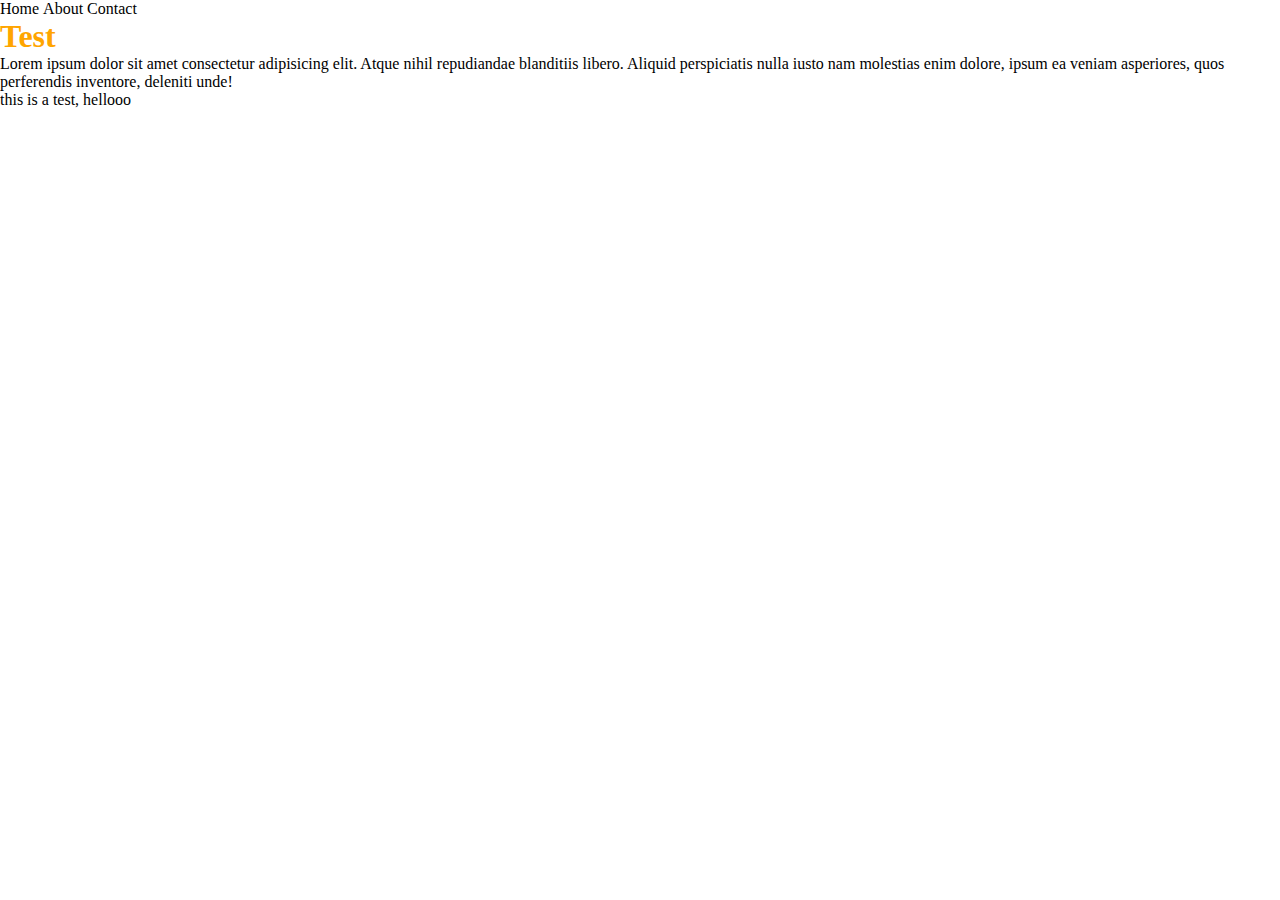
<file: index.html>
<!DOCTYPE html>
<html lang="en">

<head>
    <meta charset="UTF-8">
    <meta name="viewport" content="width=device-width, initial-scale=1.0">
    <title>Document</title>
    <link rel="stylesheet" href="style.css">
</head>

<body>
    <nav class="bar">
        <ul>
            <li>Home</li>
            <li>About</li>
            <li>Contact</li>
        </ul>
    </nav>
    <header>
        <h1>Test</h1>
        <p>Lorem ipsum dolor sit amet consectetur adipisicing elit. Atque nihil repudiandae blanditiis libero. Aliquid
            perspiciatis nulla iusto nam molestias enim dolore, ipsum ea veniam asperiores, quos perferendis inventore,
            deleniti unde!</p>
        <p>this is a test, hellooo

        </p>
    </header>
</body>

</html>
</file>
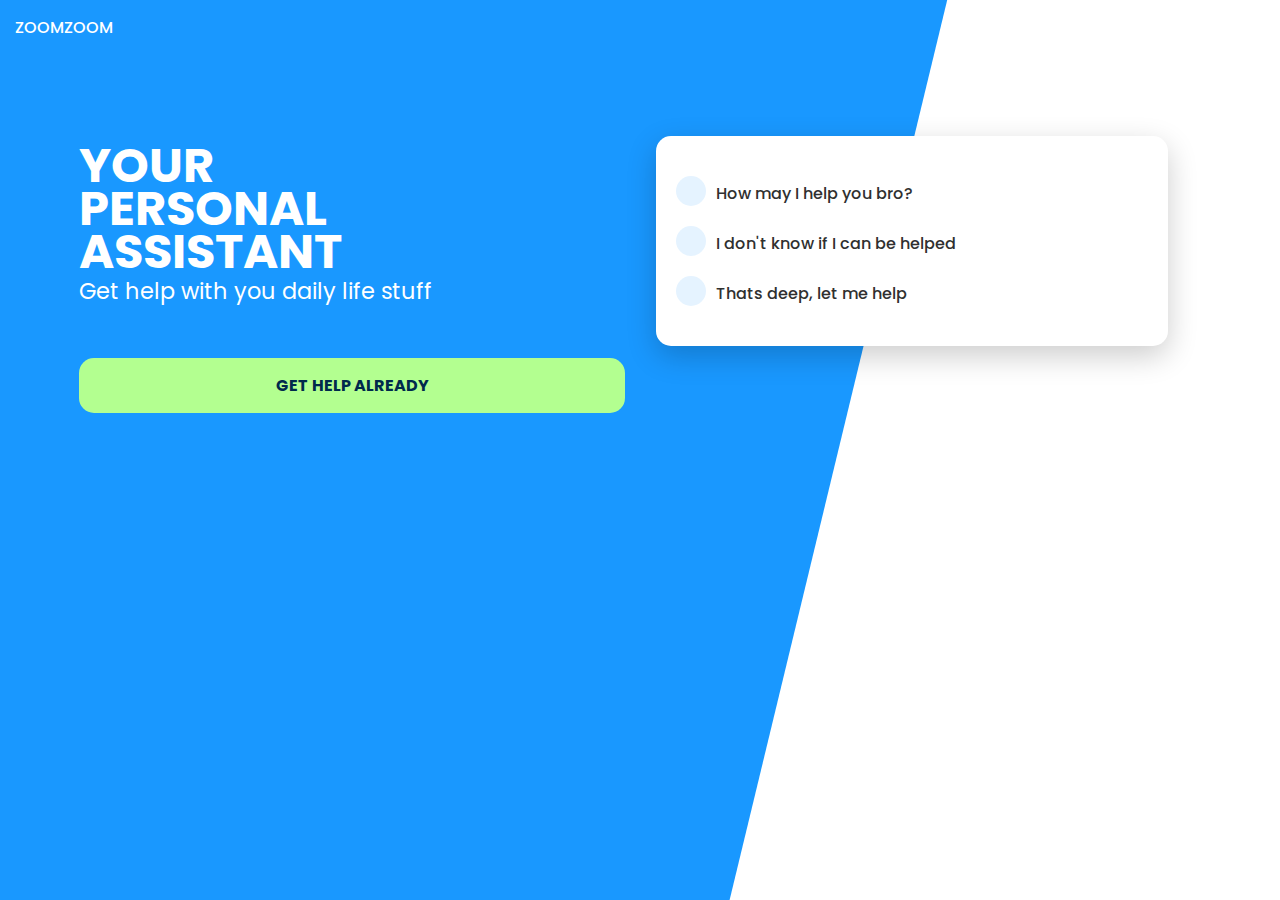
<file: moresass/index.html>
<!DOCTYPE html>
<html lang="en">
<head>
    <meta charset="UTF-8">
    <meta name="viewport" content="width=device-width, initial-scale=1.0">
    <title>Sassy</title>
    <link rel="stylesheet" href="styles/style.css">
    <link rel="preconnect" href="https://fonts.gstatic.com">
<link href="https://fonts.googleapis.com/css2?family=Poppins:ital,wght@0,100;0,200;0,300;0,400;0,500;0,600;0,700;0,800;0,900;1,100;1,200;1,300;1,400;1,500;1,600;1,700;1,800;1,900&display=swap" rel="stylesheet">
</head>
<body>
    
    <div id="bg"></div>

    <header>
        <a href="">ZoomZoom</a>
    </header>

    <main>
        <section id="card">
            <ul>
                <li>
                    <span></span>
                    <strong>How may I help you bro?</strong>
                </li>
                <li>
                    <span></span>
                    <strong>I don't know if I can be helped</strong>
                </li>
                <li>
                    <span></span>
                    <strong>Thats deep, let me help</strong>
                </li>
            </ul>
        </section>
        <section id="primary">
            <h1>Your personal assistant</h1>
            <p>Get help with you daily life stuff</p>

            <a href="">Get help already</a>
        </section>
    </main>

</body>
</html>
</file>
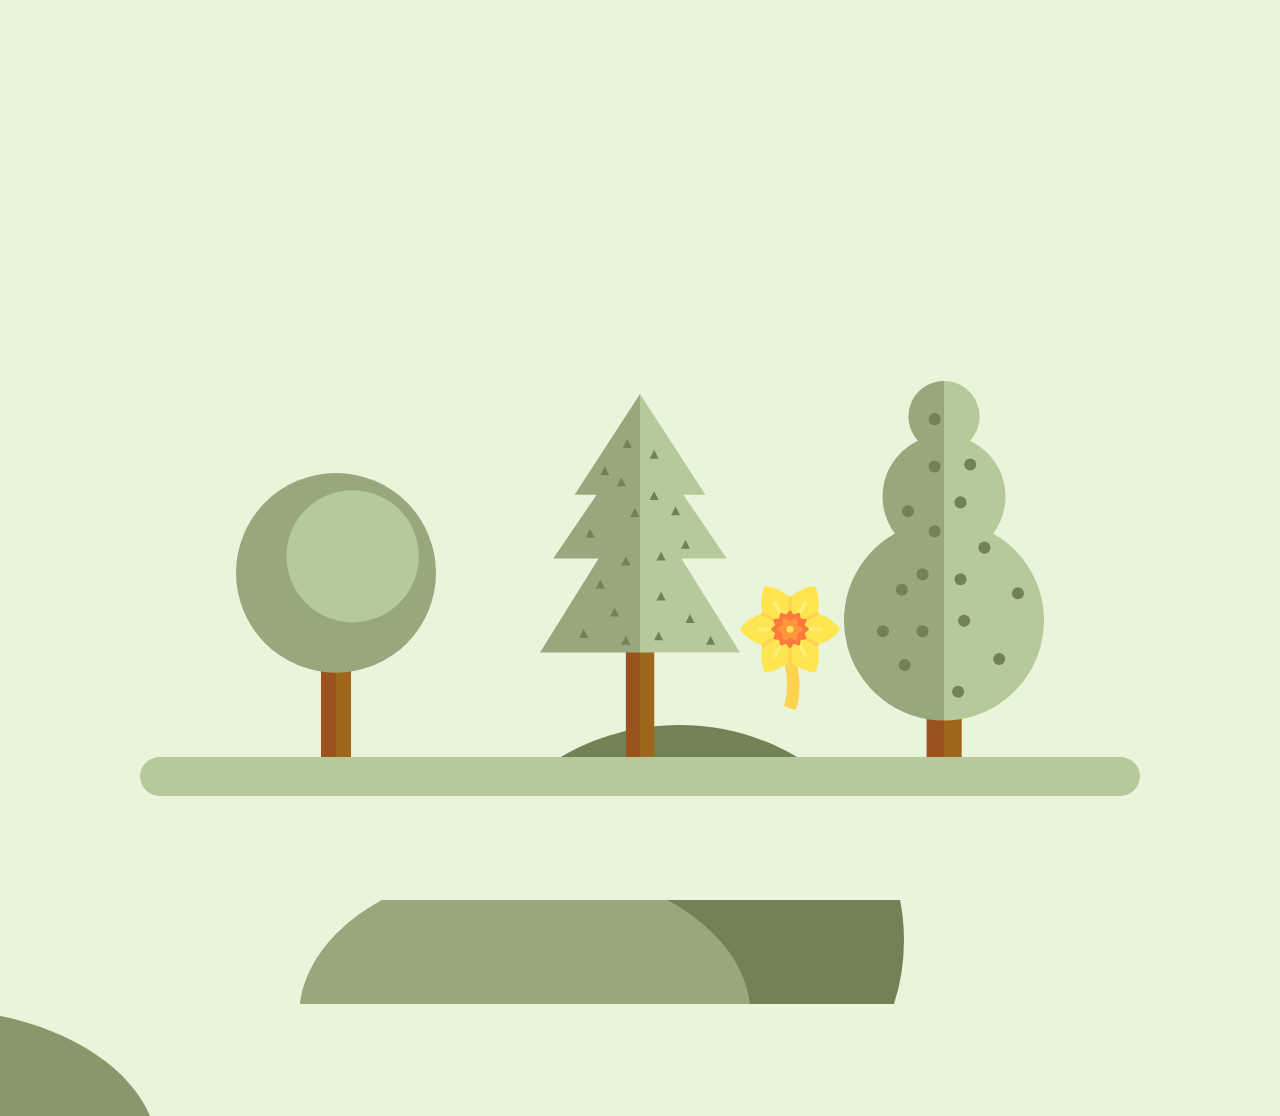
<file: test/index.html>
<!DOCTYPE html>
<html lang="en">

<head>
    <meta charset="UTF-8">
    <meta http-equiv="X-UA-Compatible" content="IE=edge">
    <meta name="viewport" content="width=device-width, initial-scale=1.0">
    <title>Document</title>
    <link rel="stylesheet" href="style.css">
</head>

<body>
    <div class="scene">
        <div class="text">

        </div>
        <div class="assets">
            <div class="clip">

            </div>
            <div class="assets--container">
                <div class="ground">
                    <img src="assets/ground-spring.svg" alt="" id="ground-spring">
                </div>
                <div class="trees">
                    <img src="assets/tree1-spring.svg" alt="" id="tree1-spring">
                    <img src="assets/tree2-spring.svg" alt="" id="tree2-spring">
                    <img src="assets/tree3-spring.svg" alt="" id="tree3-spring">
                </div>
                <div class="hills">
                    <img src="assets/hill1-spring.svg" alt="" id="hill1-spring">
                    <img src="assets/hill2-spring.svg" alt="" id="hill2-spring">
                    <img src="assets/hill3-spring.svg" alt="" id="hill3-spring">
                </div>
                <div class="daffodil">
                    <img src="assets/daffodil.svg" alt="" id="daffodil">
                </div>
            </div>
        </div>
    </div>
</body>

</html>
</file>
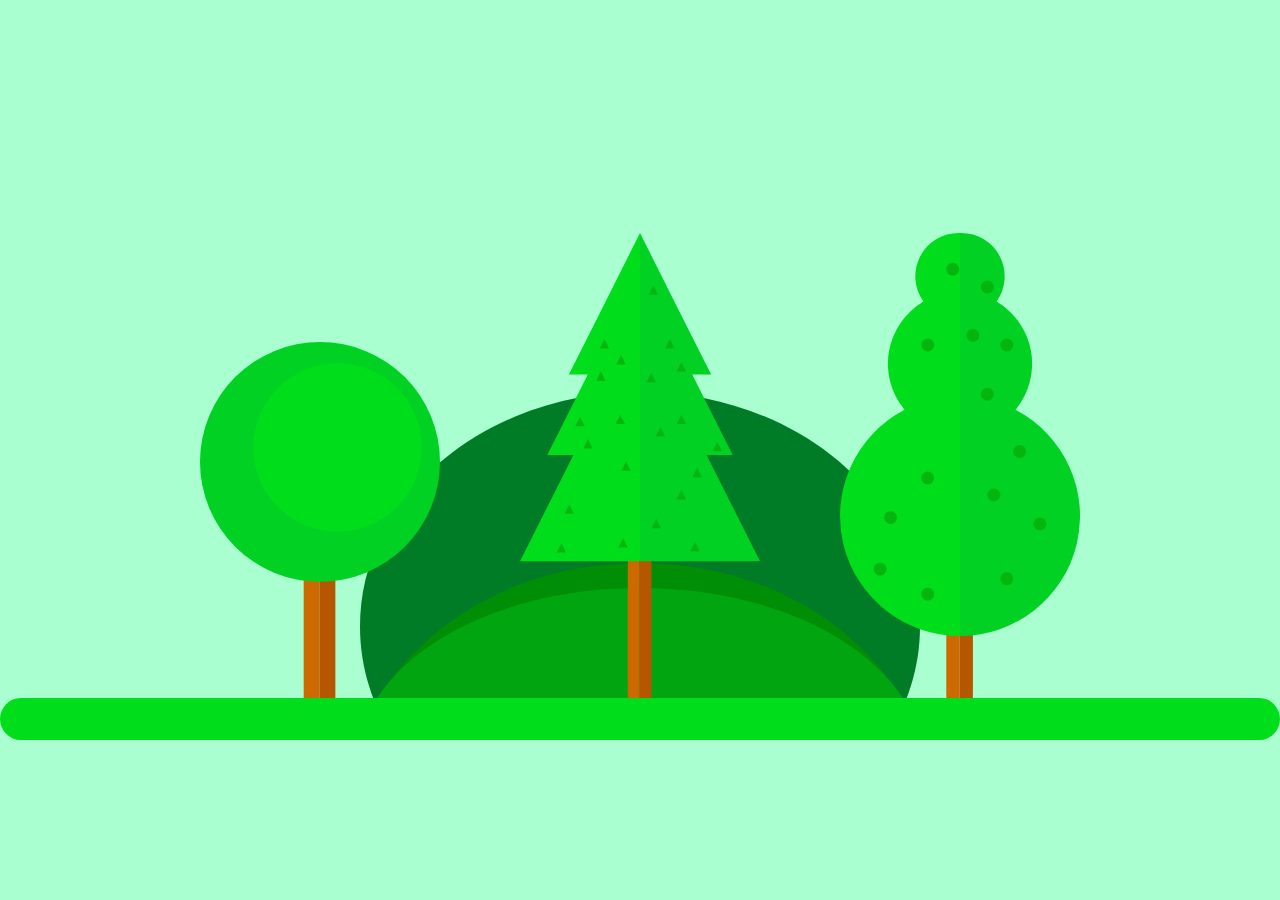
<file: yeey/index.html>
<!DOCTYPE html>
<html lang="en">
<head>
    <meta charset="UTF-8">
    <meta name="viewport" content="width=device-width, initial-scale=1.0">
    <title>test</title>
    <link rel="stylesheet" href="style.css">
</head>
<body>
    <div class="container">
        <div class="hills">
            <img src="assets/hill_1_summer.svg" id="hill_1_summer">
            <img src="assets/hill_2_summer.svg" id="hill_2_summer">
            <img src="assets/hill_3_summer.svg" id="hill_3_summer">
        </div>
        <div class="trees">
            <img src="assets/tree_1_summer.svg" id="tree_1_summer">
            <img src="assets/tree_2_summer.svg" id="tree_2_summer">
            <img src="assets/tree_3_summer.svg" id="tree_3_summer">
        </div>
        <div class="ground">
            <img src="assets/ground_summer.svg" id="ground_summer">
        </div>
        <div class="clippath">
            
        </div>
    </div>
</body>
</html>
</file>
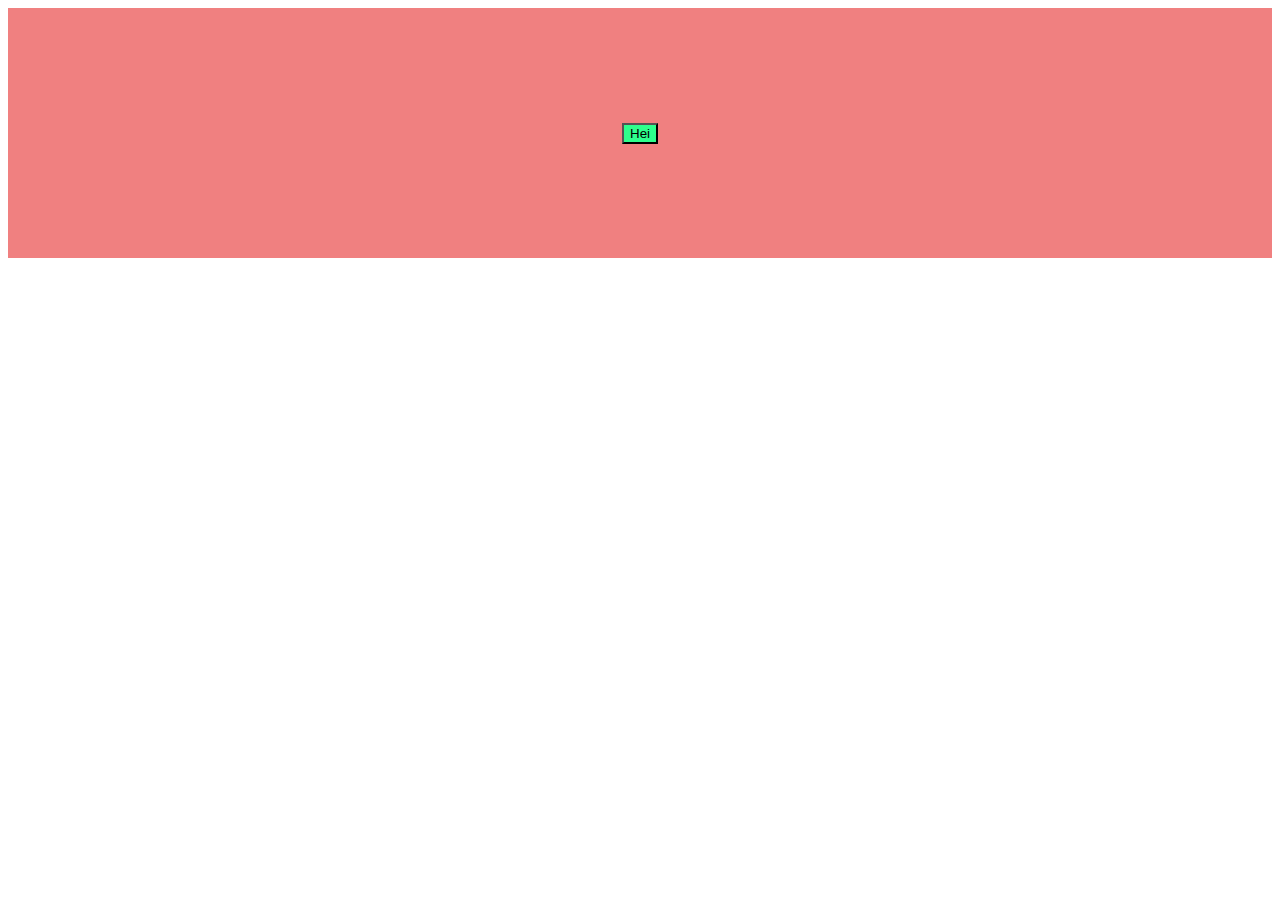
<file: sass/sassy.html>
<!DOCTYPE html>
<html lang="en">
<head>
    <meta charset="UTF-8">
    <meta name="viewport" content="width=device-width, initial-scale=1.0">
    <title>SASS</title>
    <link rel="stylesheet" href="styles/style.css">
</head>
<body>
    
   <header>
       <button>Hei</button>
   </header>

</body>
</html>
</file>
<file: style.css>
* {
    margin: 0;
    padding: 0;
    box-sizing: border-box;
}

header h1 {
    color: orange;
}

.bar ul > li {
    display: inline-block;
    
}
</file>
<file: moresass/styles/style.css>
* {
  margin: 0;
  padding: 0;
  -webkit-box-sizing: border-box;
          box-sizing: border-box;
}

body, html {
  height: 100%;
}

body {
  font-family: 'Poppins', sans-serif;
  color: #303030;
}

body #bg {
  -webkit-clip-path: polygon(100% 0, 100% 78%, 38% 100%, 0 100%, 0 0);
          clip-path: polygon(100% 0, 100% 78%, 38% 100%, 0 100%, 0 0);
  background-color: #1998ff;
  width: 100%;
  height: 100%;
  position: absolute;
  z-index: -1;
}

@media (min-width: 840px) {
  body #bg {
    -webkit-clip-path: polygon(0 0, 74% 0, 57% 100%, 0% 100%);
            clip-path: polygon(0 0, 74% 0, 57% 100%, 0% 100%);
  }
}

body header a {
  color: #ffffff;
  text-decoration: none;
  padding: 15px;
  display: block;
  text-transform: uppercase;
  font-weight: 500;
}

@media (min-width: 840px) {
  main {
    display: -ms-grid;
    display: grid;
    -ms-grid-columns: 50% auto;
        grid-template-columns: 50% auto;
        grid-template-areas: "primary card";
  }
}

main section#card {
  background: #ffffff;
  padding: 20px;
  margin: 1em auto;
  border-radius: 15px;
  -webkit-box-shadow: 0 10px 30px rgba(0, 0, 0, 0.2);
          box-shadow: 0 10px 30px rgba(0, 0, 0, 0.2);
  width: 80%;
}

@media (min-width: 840px) {
  main section#card {
    grid-area: card;
    height: -webkit-fit-content;
    height: -moz-fit-content;
    height: fit-content;
    -ms-flex-item-align: center;
        -ms-grid-row-align: center;
        align-self: center;
    margin: 1em;
  }
}

main ul {
  list-style-type: none;
  margin: 0;
  padding: 0;
}

main ul li {
  margin-top: 20px;
  margin-bottom: 20px;
}

main ul li span {
  position: absolute;
  content: ' ';
  width: 30px;
  height: 30px;
  background-color: #e5f3ff;
  border-radius: 50%;
  margin-right: 10px;
}

main ul li strong {
  display: inline-block;
  margin-left: 40px;
  font-weight: 500;
  margin-top: 5px;
}

main section#primary {
  color: #ffffff;
  padding: 15px;
  text-align: center;
}

@media (min-width: 840px) {
  main section#primary {
    grid-area: primary;
    text-align: left;
    margin: 4em 0 0 4em;
  }
}

main section#primary h1 {
  font-size: 2.5 em;
  margin-top: 10px;
  text-transform: uppercase;
}

@media (min-width: 840px) {
  main section#primary h1 {
    width: 30%;
    font-size: 3em;
    line-height: .9;
  }
}

main section#primary p {
  font-size: 1.4em;
}

main section#primary a {
  color: #002a4c;
  border-radius: 15px;
  text-decoration: none;
  text-transform: uppercase;
  font-weight: bold;
  background-color: #b3ff90;
  display: block;
  text-align: center;
  margin: 50px auto 0 auto;
  padding: 15px;
}
/*# sourceMappingURL=style.css.map */
</file>
<file: test/style.css>
* {
    margin: 0;
    padding: 0;
    box-sizing: border-box;
}

html {
    height: 100vh;
}

body {
    height: 100%;
    overflow: hidden;
    background-color: #e9f5db;
}

.scene {
    display: grid;
    grid-template-rows: 200px auto;
}

.assets--container {
    display: flex;
    justify-content: center;
    align-items: center;
}

#ground-spring {
    bottom: 100px;
    width: 1000px;
}

.ground {
    position: absolute;
    bottom: 100px;
}

.trees {
    position: absolute;
    bottom: 130px;
    z-index: -1;
}

.hills {
    position: absolute;
    bottom: 130px;
    z-index: -2;
}

#tree1-spring, #tree2-spring, #tree3-spring {
    width: 200px;
    position: relative;
}

#tree1-spring {
    right: 100px;
}

#tree3-spring {
    left: 100px;
}

#hill1-spring, #hill2-spring, #hill3-spring {
    width: 450px;
    position: relative;
    top: 350px;
}

#hill1-spring {
    left: 300px;
    animation-name: hills;
    animation-duration: 2s;
    animation-fill-mode: forwards;
    transition-timing-function: ease-in-out;
    animation-delay: 3.5s;
}

#hill2-spring {
    z-index: -4;
    animation-name: hills;
    animation-duration: 2s;
    animation-fill-mode: forwards;
    transition-timing-function: ease-in-out;
    animation-delay: 3s;
}

#hill3-spring {
    right: 300px;
    z-index: -3;
    animation-name: hills;
    animation-duration: 2s;
    animation-fill-mode: forwards;
    transition-timing-function: ease-in-out;
    animation-delay: 4s;
}

.daffodil {
    position: absolute;
}

#daffodil {
    width: 100px;
    position: relative;
    top: 450px;
    left: 150px;
    z-index: -1;
    animation-name: daffodil;
    animation-duration: 1s;
    animation-fill-mode: forwards;
    animation-delay: 8s;
    transition-timing-function: ease-in-out;
}

.clip {
    position: absolute;
    bottom: 0;
    width: 100%;
    height: 130px;
    background-color: #e9f5db;
}

@keyframes hills {
    0% {transform: translateY(0);}
    100% {transform: translateY(-340px);}
}

@keyframes daffodil {
    0% {transform: translateY(0);}
    100% {transform: translateY(-120px);}
}
</file>
<file: yeey/style.css>
* {
    margin: 0;
    padding: 0;
    box-sizing: border-box;
}

body {
    overflow: hidden;
    height: 100vh;
    background-color: #AAFFD1;
}

.container img {
    position: absolute;
    bottom: 0;
    margin-bottom: 10em;
}

.ground {
    display: flex;
    justify-content: center;
}

.hills {
    display: flex;
    justify-content: center;
    position: absolute;
    bottom: 0;
    left: calc(50%);
}

.trees {
    display: flex;
    justify-content: center;
}

#ground_summer {
    z-index: 10;
    width: 80em;
}

#hill_1_summer {
    width: 35em;
    animation-name: example;
    animation-duration: 2.5s;
    transition-timing-function: ease-in-out;
}

#hill_2_summer {
    width: 35em;
    z-index: -2;
    animation-name: example;
    animation-duration: 2s;
    transition-timing-function: ease-in-out;
}

#hill_3_summer {
    width: 35em;
    animation-name: example;
    animation-duration: 5s;
    transition-timing-function: ease-in-out;
    z-index: -1;
}

#tree_1_summer {
    width: 15em;
    transform: translateX(-20em);
}

#tree_2_summer {
    width: 15em;
}

#tree_3_summer {
    width: 15em;
    transform: translateX(20em);
}

.clippath {
    width: 100%;
    height: 11em;
    background-color: #AAFFD1;
    position: absolute;
    bottom: 0;
    overflow: hidden;
}

@keyframes example {
    0%   {transform: translateY(25em);}
    100% {transform: translateY(0);}
  }
</file>
<file: sass/styles/style.css>
header {
  display: -webkit-box;
  display: -ms-flexbox;
  display: flex;
  -webkit-box-pack: center;
      -ms-flex-pack: center;
          justify-content: center;
  -webkit-box-align: center;
      -ms-flex-align: center;
          align-items: center;
  -webkit-box-orient: vertical;
  -webkit-box-direction: normal;
      -ms-flex-direction: column;
          flex-direction: column;
  background: lightcoral;
  height: 250px;
}

header button {
  background: #2eff8c;
}

header button:hover {
  background: lightpink;
}
/*# sourceMappingURL=style.css.map */
</file>
